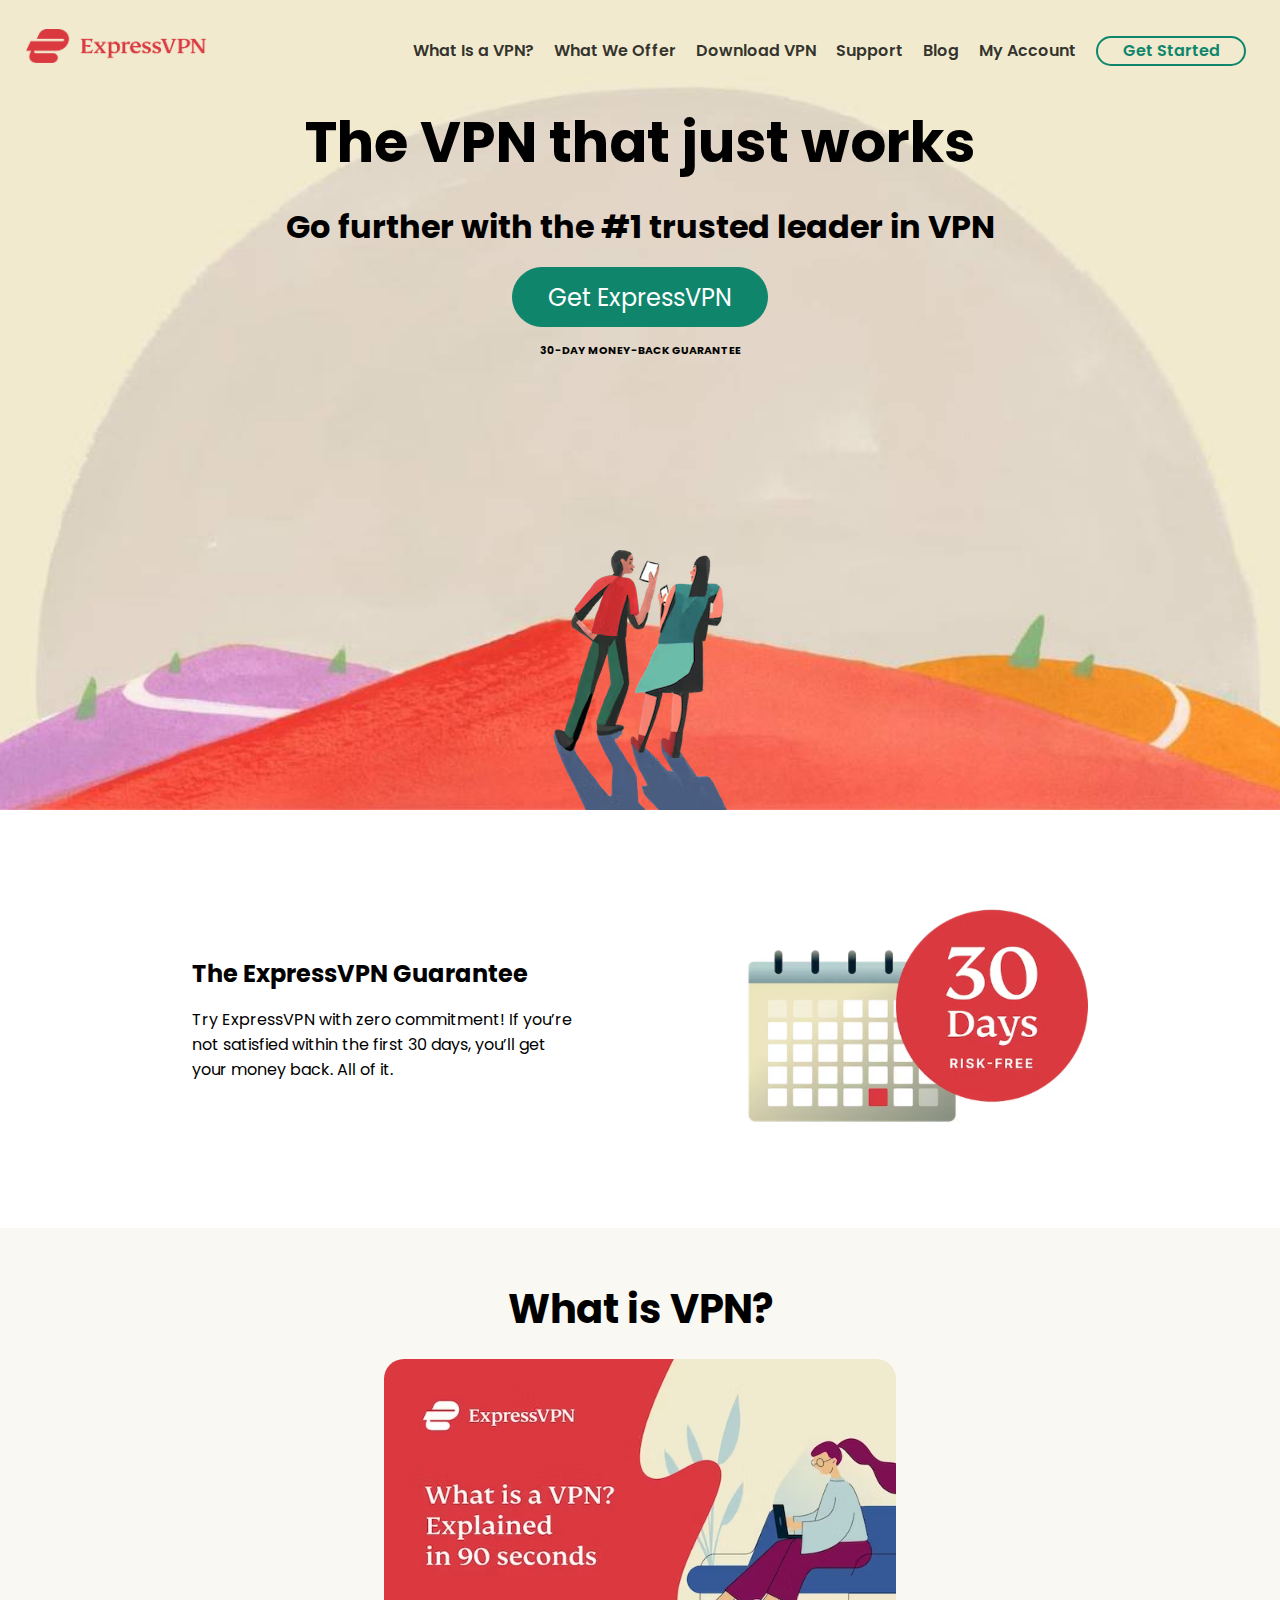
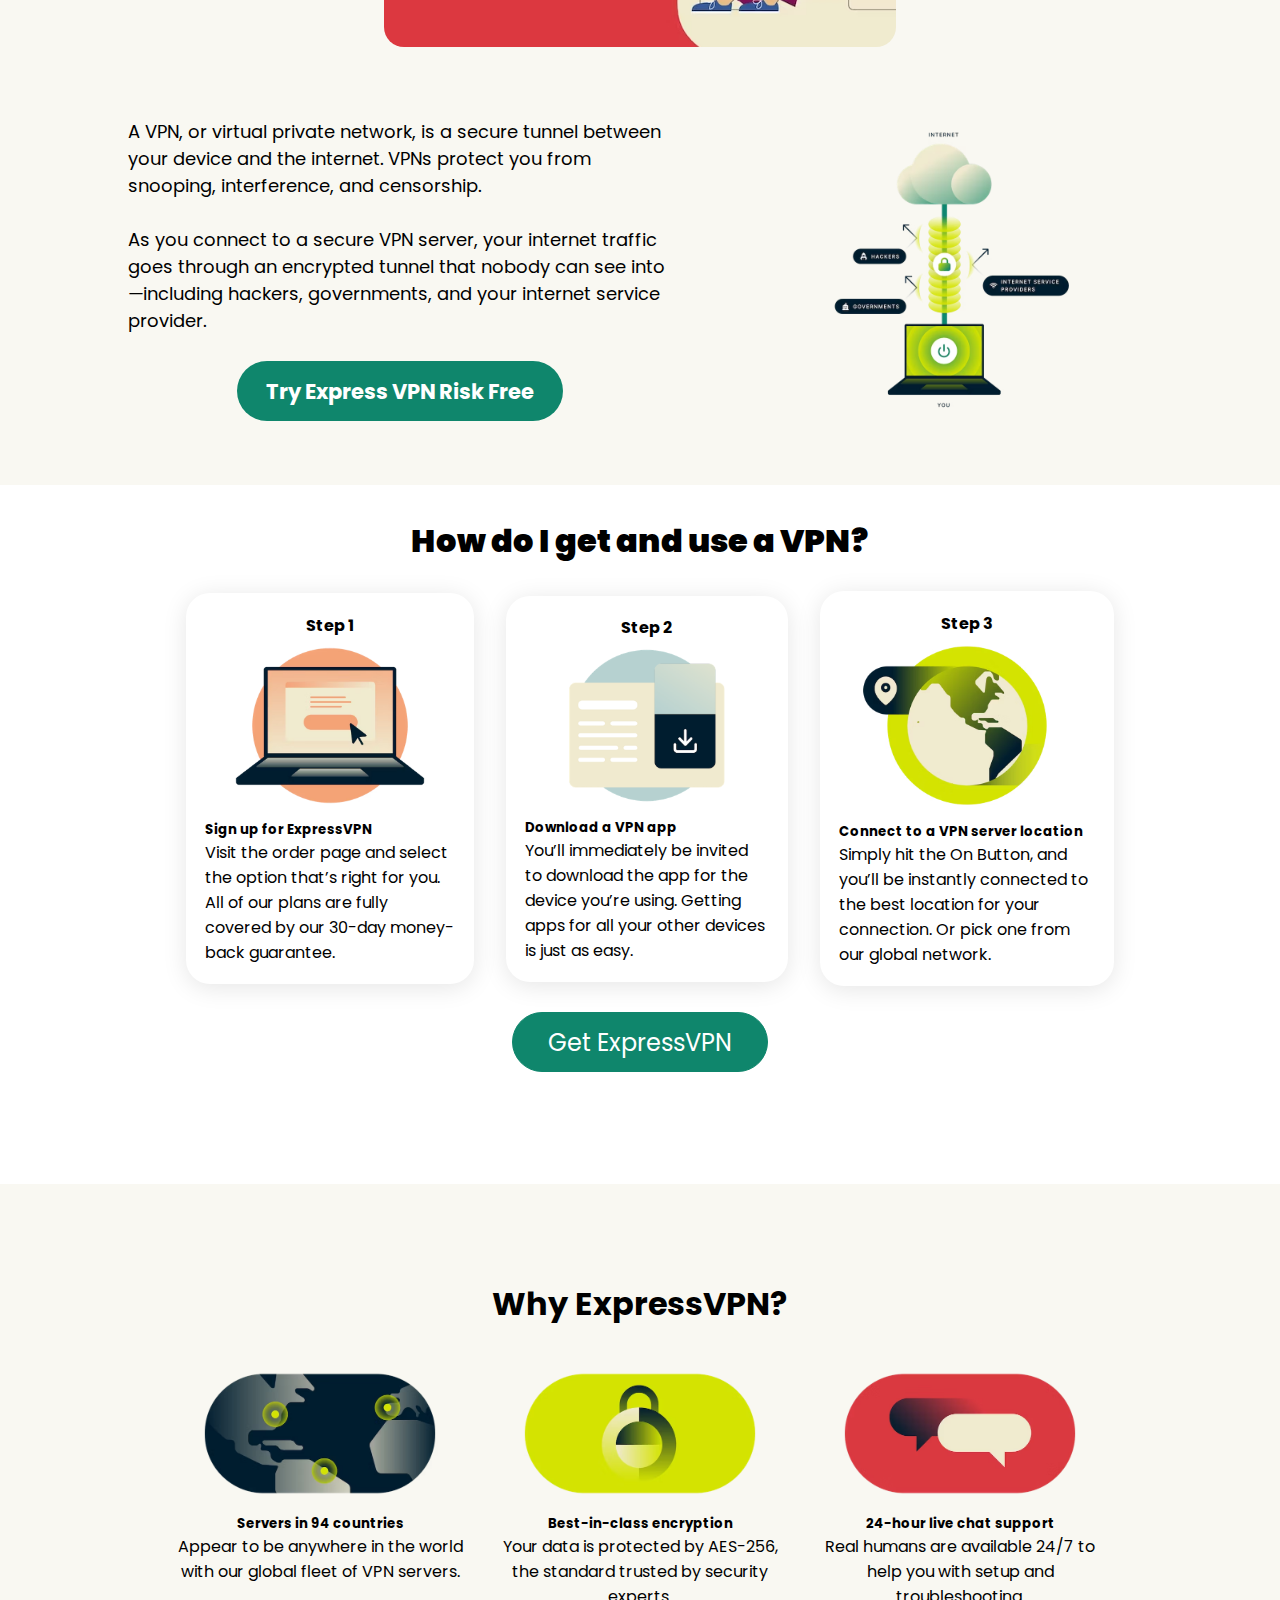
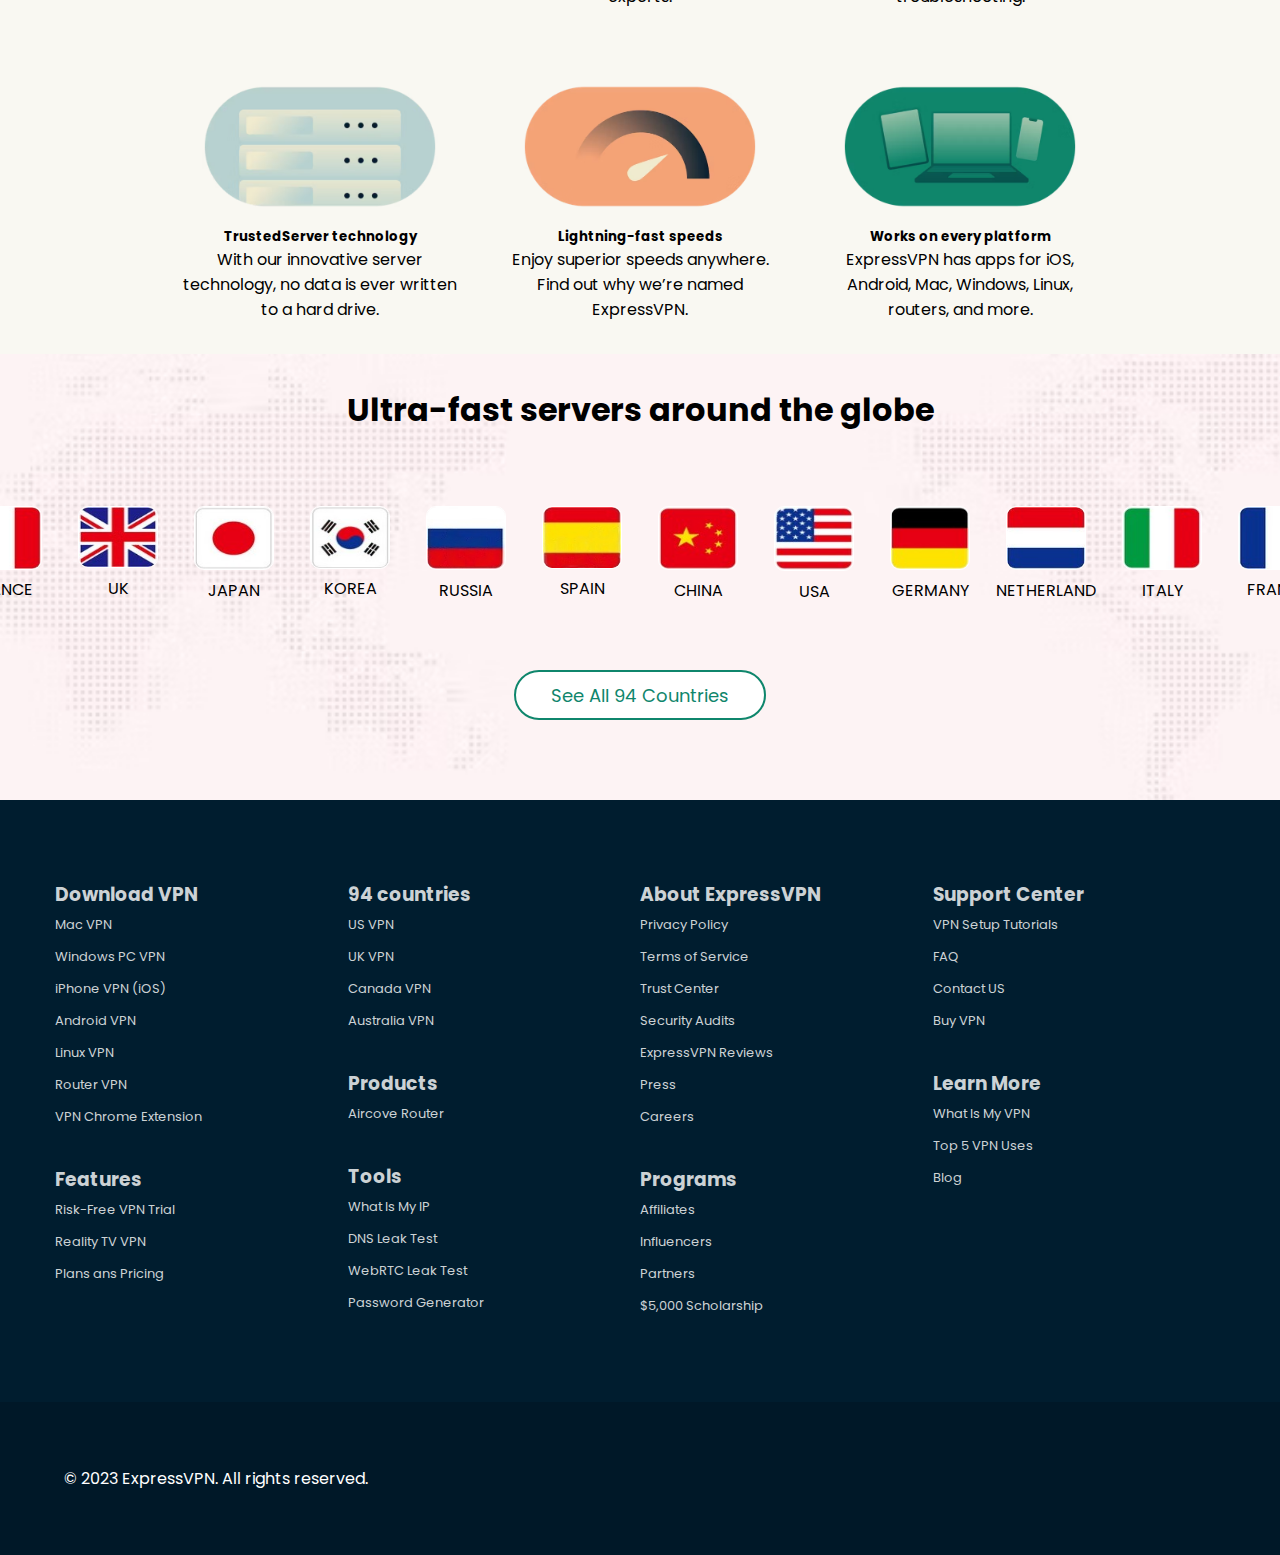
<file: Landing Page/index.html>
<!doctype html>
<html lang="en">

<head>
    <!-- Required meta tags -->
    <meta charset="utf-8">
    <meta name="viewport" content="width=device-width, initial-scale=1, shrink-to-fit=no">

    <!-- Google Font -->
    <link rel="preconnect" href="https://fonts.googleapis.com">
    <link rel="preconnect" href="https://fonts.gstatic.com" crossorigin>
    <link
        href="https://fonts.googleapis.com/css2?family=Poppins:wght@400;500;600&family=Roboto+Slab:wght@300&display=swap"
        rel="stylesheet">

    <!-- Bootstrap Icons -->
    <link rel="stylesheet" href="https://cdn.jsdelivr.net/npm/bootstrap-icons@1.10.2/font/bootstrap-icons.css"
        integrity="sha384-b6lVK+yci+bfDmaY1u0zE8YYJt0TZxLEAFyYSLHId4xoVvsrQu3INevFKo+Xir8e" crossorigin="anonymous">

    <!-- Custom CSS -->
    <link rel="stylesheet" href="app.css">

    <!-- Title -->
    <title>Express VPN</title>
</head>

<body>
    <section class="header">
        <nav>
            <a title="/" href=""><img alt="" src="imgs/expressvpn-logo-red.png"></a>
            <div class="nav-links" id="nav-links">
                <i class="bi bi-x-circle" onclick="closeMenu()"></i>
                <ul>
                    <li><a href="">What Is a VPN?</a></li>
                    <li><a href="">What We Offer</a></li>
                    <li><a href="">Download VPN</a></li>
                    <li><a href="">Support</a></li>
                    <li><a href="">Blog</a></li>
                    <li><a href="">My Account</a></li>
                    <!-- <li><button>English</button></li> -->
                    <li id="last">
                        <div>
                            <a href="">Get Started</a>
                        </div>
                    </li>
                </ul>
            </div>
            <i class="bi bi-list" onclick="showMenu()"></i>
        </nav>
        <div class="col-content">
            <div>
                <h1 class="heading1">The VPN that just works</h1>
            </div>
            <h1>Go further with the #1 trusted leader in VPN</h1>
            <button> Get ExpressVPN <i class="bi bi-arrow-right-short"></i></button>
            <h6>30-DAY MONEY-BACK GUARANTEE</h6>

        </div>
        <div class="img2"><img alt="" src="imgs/homepage-pingzhu-hero-figures-v2-opt__1___3_.png"></div>
    </section>

    <!-- Middle part-1 -->

    <section class="middle-1">
        <div class="row-form">
            <div class="col-part">
                <div class="col-content-2">
                    <h2>The ExpressVPN Guarantee</h2>
                    <p>Try ExpressVPN with zero commitment! If you’re not satisfied within the first 30 days, you’ll
                        get your money back. All of it.</p>
                </div>

            </div>
            <div class="col-part">
                <div class="col-content-3">
                    <img src="imgs/30-days-risk-free-calendar.png" alt="">
                </div>
            </div>
        </div>
    </section>

    <!-- Middle part-2 -->

    <section class="middle-2">
        <div class="row-form-2">
            <h2>What is VPN?</h2>
            <div class="img3">
                <img src="imgs/whatisVPN.avif" alt="">
            </div>
            <div class="row-form-3">
                <div class="col-part-2">
                    <div class="col-content-4">
                        <p>A VPN, or virtual private network, is a secure tunnel between your device and the internet.
                            VPNs protect you from snooping, interference, and censorship.</p>
                        <br>
                        <p>As you connect to a secure VPN server, your internet traffic goes through an encrypted tunnel
                            that nobody can see into—including hackers, governments, and your internet service provider.
                        </p>
                        <br>
                        <div>
                            <h3>Try Express VPN Risk Free</h3>
                        </div>
                    </div>

                </div>
                <div class="col-part-2">
                    <div class="col-content-5">
                        <img src="imgs/what-is-vpn.avif" alt="">
                    </div>
                </div>
            </div>
        </div>
    </section>


    <!-- Middle part-3 -->
    <section class="middle-3">
        <div class="row-form-4">
            <h1>How do I get and use a VPN?</h1>
            <div class="col-content-6">
                <div class="block-1">
                    <h4>Step 1</h4>
                    <img src="imgs/get-expressvpn-now_3x.avif" alt="">
                    <h5>Sign up for ExpressVPN</h5>

                    <p>Visit the order page and select the option that’s right for you. All of our plans are fully
                        covered by our 30-day money-back guarantee.</p>
                </div>
                <div class="block-1">
                    <h4>Step 2</h4>
                    <img src="imgs/setup.png" alt="">
                    <h5>Download a VPN app</h5>
                    <p>You’ll immediately be invited to download the app for the device you’re using. Getting apps for
                        all your other devices is just as easy.</p>
                </div>
                <div class="block-1">
                    <h4>Step 3</h4>
                    <img src="imgs/us-location-globe_-_US___Latin_America_3x.avif" alt="">
                    <h5>Connect to a VPN server location</h5>
                    <p>Simply hit the On Button, and you’ll be instantly connected to the best location for your
                        connection. Or pick one from our global network.</p>
                </div>

            </div>
            <div class="col-content-7"><button>Get ExpressVPN <i class="bi bi-arrow-right-short"></i></button></div>

        </div>

    </section>

    <!-- Middle part-4 -->

    <section class="middle-4">
        <div class="row-form-5">
            <h1>Why ExpressVPN?</h1>
            <div class="col-content-8">
                <div class="block-2">
                    <img src="imgs/home-location.avif" alt="">
                    <h5>Servers in 94 countries</h5>

                    <p>Appear to be anywhere in the world with our global fleet of VPN servers.</p>
                </div>
                <div class="block-2">
                    <img src="imgs/serious-security.avif" alt="">
                    <h5>Best-in-class encryption</h5>
                    <p>Your data is protected by AES-256, the standard trusted by security experts.</p>
                </div>
                <div class="block-2">
                    <img src="imgs/24-7-support.avif" alt="">
                    <h5>24-hour live chat support</h5>
                    <p>Real humans are available 24/7 to help you with setup and troubleshooting.</p>
                </div>

            </div>
            <div class="col-content-8">
                <div class="block-2">
                    <img src="imgs/trustedserver-technology.avif" alt="">
                    <h5>TrustedServer technology</h5>

                    <p>With our innovative server technology, no data is ever written to a hard drive.</p>
                </div>
                <div class="block-2">
                    <img src="imgs/blazing-fast-speeds.avif" alt="">
                    <h5>Lightning-fast speeds</h5>
                    <p>Enjoy superior speeds anywhere. Find out why we’re named ExpressVPN.</p>
                </div>
                <div class="block-2">
                    <img src="imgs/every-platform__1_.avif" alt="">
                    <h5>Works on every platform</h5>
                    <p>ExpressVPN has apps for iOS, Android, Mac, Windows, Linux, routers, and more.</p>
                </div>

            </div>

        </div>

    </section>

    <!-- Middle part-5 -->
    <section class="middle-5">
        <div class="row-form-6">

            <div class="col-content-9">
                <h1>Ultra-fast servers around the globe</h1>
                <div class="flag-container">
                    <!-- <div class="main-slider"> -->

                    <div class="flag-slider-container">
                        <!-- First Copy -->

                        <div class="flag-card">
                            <div class="crop-svg"><img src="imgs/country/China.jpg" alt=""></div>
                            <div class="country-name">CHINA</div>
                        </div>
                        <div class="flag-card">
                            <div class="crop-svg"><img src="imgs/country/USA.jpg" alt=""></div>
                            <div class="country-name">USA</div>
                        </div>
                        <div class="flag-card">
                            <div class="crop-svg"><img src="imgs/country/Germany.jpg" alt=""></div>
                            <div class="country-name">GERMANY</div>
                        </div>
                        <div class="flag-card">
                            <div class="crop-svg"><img src="imgs/country/Netherland.jpg" alt=""></div>
                            <div class="country-name">NETHERLAND</div>
                        </div>
                        <div class="flag-card">
                            <div class="crop-svg"><img src="imgs/country/Italy.jpg" alt=""></div>
                            <div class="country-name">ITALY</div>
                        </div>
                        <div class="flag-card">
                            <div class="crop-svg"><img src="imgs/country/France.jpg" alt=""></div>
                            <div class="country-name">FRANCE</div>
                        </div>
                        <div class="flag-card">
                            <div class="crop-svg"><img src="imgs/country/UK.jpg" alt=""></div>
                            <div class="country-name">UK</div>
                        </div>
                        <div class="flag-card">
                            <div class="crop-svg"><img src="imgs/country/Japan.jpg" alt=""></div>
                            <div class="country-name">JAPAN</div>
                        </div>
                        <div class="flag-card">
                            <div class="crop-svg"><img src="imgs/country/Korea.jpg" alt=""></div>
                            <div class="country-name">KOREA</div>
                        </div>
                        <div class="flag-card">
                            <div class="crop-svg"><img src="imgs/country/Russia.jpeg" alt=""></div>
                            <div class="country-name">RUSSIA</div>
                        </div>
                        <div class="flag-card">
                            <div class="crop-svg"><img src="imgs/country/Spain.jpeg" alt=""></div>
                            <div class="country-name">SPAIN</div>
                        </div>


                        <!-- Second Copy -->
                        <div class="flag-card">
                            <div class="crop-svg"><img src="imgs/country/China.jpg" alt=""></div>
                            <div class="country-name">CHINA</div>
                        </div>
                        <div class="flag-card">
                            <div class="crop-svg"><img src="imgs/country/USA.jpg" alt=""></div>
                            <div class="country-name">USA</div>
                        </div>
                        <div class="flag-card">
                            <div class="crop-svg"><img src="imgs/country/Germany.jpg" alt=""></div>
                            <div class="country-name">GERMANY</div>
                        </div>
                        <div class="flag-card">
                            <div class="crop-svg"><img src="imgs/country/Netherland.jpg" alt=""></div>
                            <div class="country-name">NETHERLAND</div>
                        </div>
                        <div class="flag-card">
                            <div class="crop-svg"><img src="imgs/country/Italy.jpg" alt=""></div>
                            <div class="country-name">ITALY</div>
                        </div>
                        <div class="flag-card">
                            <div class="crop-svg"><img src="imgs/country/France.jpg" alt=""></div>
                            <div class="country-name">FRANCE</div>
                        </div>
                        <div class="flag-card">
                            <div class="crop-svg"><img src="imgs/country/UK.jpg" alt=""></div>
                            <div class="country-name">UK</div>
                        </div>
                        <div class="flag-card">
                            <div class="crop-svg"><img src="imgs/country/Japan.jpg" alt=""></div>
                            <div class="country-name">JAPAN</div>
                        </div>
                        <div class="flag-card">
                            <div class="crop-svg"><img src="imgs/country/Korea.jpg" alt=""></div>
                            <div class="country-name">KOREA</div>
                        </div>
                        <div class="flag-card">
                            <div class="crop-svg"><img src="imgs/country/Russia.jpeg" alt=""></div>
                            <div class="country-name">RUSSIA</div>
                        </div>
                        <div class="flag-card">
                            <div class="crop-svg"><img src="imgs/country/Spain.jpeg" alt=""></div>
                            <div class="country-name">SPAIN</div>
                        </div>

                    </div>
                </div>
                <button>See All 94 Countries<i class="bi bi-arrow-right-short"></i></button>
            </div>
        </div>

        </div>

    </section>

    <!-- Footer section -->

    <section class="footer">
        <div class="row-footer">
            <div class="col-content-10">
                <div class="col-b-1"></div>
                <div class="col-b-2"></div>
                <div class="col-b-3"></div>
                <div class="col-b-4"></div>
                <div id="b1" class="block-3">
                    <h3>Download VPN</h3>
                    <ul>
                        <li>Mac VPN</li>
                        <li>Windows PC VPN</li>
                        <li>iPhone VPN (iOS)</li>
                        <li>Android VPN</li>
                        <li>Linux VPN</li>
                        <li>Router VPN</li>
                        <li>VPN Chrome Extension</li>
                    </ul>
                </div>
                <div id="b2" class="block-3">
                    <h3>Features</h3>
                    <ul>
                        <li>Risk-Free VPN Trial</li>
                        <li>Reality TV VPN</li>
                        <li>Plans ans Pricing</li>
                    </ul>
                </div>
                <div id="b3" class="block-3">
                    <h3>94 countries</h3>
                    <ul>
                        <li>US VPN</li>
                        <li>UK VPN</li>
                        <li>Canada VPN</li>
                        <li>Australia VPN</li>
                    </ul>
                </div>
                <div id="b4" class="block-3">
                    <h3>Products</h3>
                    <ul>
                        <li>Aircove Router</li>
                    </ul>
                </div>
                <div id="b5" class="block-3">
                    <h3>Tools</h3>
                    <ul>
                        <li>What Is My IP</li>
                        <li>DNS Leak Test</li>
                        <li>WebRTC Leak Test</li>
                        <li>Password Generator</li>
                    </ul>
                </div>
                <div id="b6" class="block-3">
                    <h3>About ExpressVPN</h3>
                    <ul>
                        <li>Privacy Policy</li>
                        <li>Terms of Service</li>
                        <li>Trust Center</li>
                        <li>Security Audits</li>
                        <li>ExpressVPN Reviews</li>
                        <li>Press</li>
                        <li>Careers</li>
                    </ul>
                </div>
                <div id="b7" class="block-3">
                    <h3>Programs</h3>
                    <ul>
                        <li>Affiliates</li>
                        <li>Influencers</li>
                        <li>Partners</li>
                        <li>$5,000 Scholarship</li>
                    </ul>
                </div>
                <div id="b8" class="block-3">
                    <h3>Support Center</h3>
                    <ul>
                        <li>VPN Setup Tutorials</li>
                        <li>FAQ</li>
                        <li>Contact US</li>
                        <li>Buy VPN</li>
                    </ul>
                </div>
                <div id="b9" class="block-3">
                    <h3>Learn More</h3>
                    <ul>
                        <li>What Is My VPN</li>
                        <li>Top 5 VPN Uses</li>
                        <li>Blog</li>
                    </ul>
                </div>
            </div>

        </div>
    </section>
    <secton class="footer--bottom">
        <div class="row-footer-bottom">
            <div class="col-content-11">
                <div class="col-part-3">
                    <p>© 2023 ExpressVPN. All rights reserved.</p>
                </div>
                <div class="col-part-4">
                    <a title="/" href="#"><i class="bi bi-youtube"></i></a>
                    <a title="/" href="#"><i class="bi bi-linkedin"></i></a>
                    <a title="/" href="#"><i class="bi bi-twitter"></i></a>
                    <a title="/" href="#"><i class="bi bi-facebook"></i></a>
                    <a title="/" href="#"><i class="bi bi-instagram"></i></a>

                </div>
            </div>
        </div>
    </secton>

    <!-- JavaScript -->
    <script>

        //NavBar Event
        var variable = document.getElementById("nav-links");
        function showMenu() {
            variable.style.left = "0";
        }
        function closeMenu() {
            variable.style.left = "-100%";
        }

        //Declaring variable

        let screenWidth = 0;

        // Function to update the screen width variable and display it
        function updateScreenWidth() {
            screenWidth = window.innerWidth || document.documentElement.clientWidth;
        }

        // Initial update when the page loads
        updateScreenWidth();

        // Event listener to update on window resize
        window.addEventListener('resize', updateScreenWidth);
        const container = document.querySelector('.col-content-10');
        const col1 = document.querySelector('.col-b-1')
        const col2 = document.querySelector('.col-b-2')
        const col3 = document.querySelector('.col-b-3')
        const col4 = document.querySelector('.col-b-4')
        const b1 = document.querySelector('#b1');
        const b2 = document.querySelector('#b2');
        const b3 = document.querySelector('#b3');
        const b4 = document.querySelector('#b4');
        const b5 = document.querySelector('#b5');
        const b6 = document.querySelector('#b6');
        const b7 = document.querySelector('#b7');
        const b8 = document.querySelector('#b8');
        const b9 = document.querySelector('#b9');
        if (screenWidth >= 770 && screenWidth <= 1020) {
            col1.appendChild(b1);
            col1.appendChild(b2);
            col1.appendChild(b3);
            col1.appendChild(b4);
            col2.appendChild(b5);
            col2.appendChild(b6);
            col2.appendChild(b7);
            col3.appendChild(b8);
            col3.appendChild(b9);
        } else if (screenWidth > 1020) {
            col1.appendChild(b1);
            col1.appendChild(b2);
            col2.appendChild(b3);
            col2.appendChild(b4);
            col2.appendChild(b5);
            col3.appendChild(b6);
            col3.appendChild(b7);
            col4.appendChild(b8);
            col4.appendChild(b9);
        }
    </script>

</body>

</html>
</file>
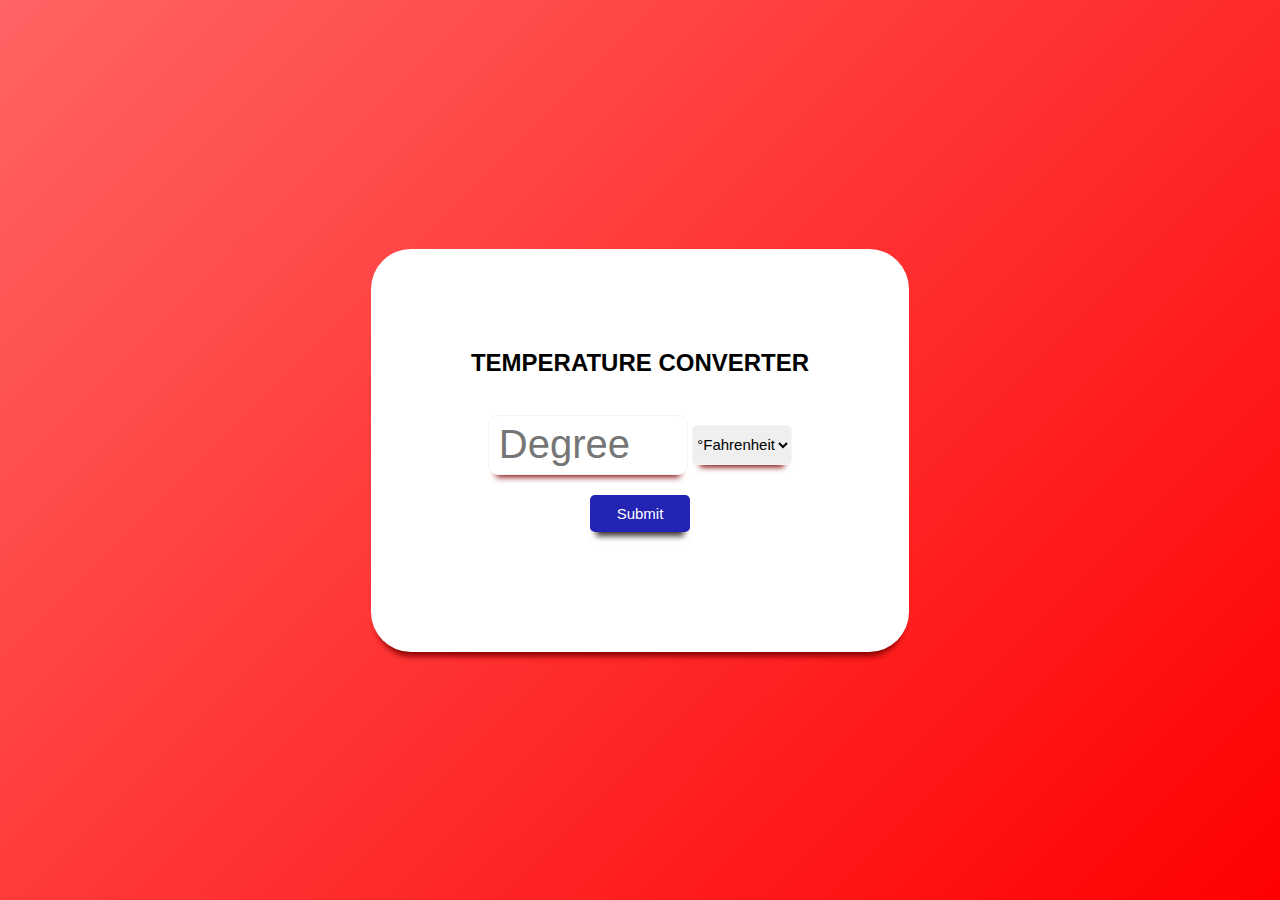
<file: Temperature Converter/index.html>
<!doctype html>
<html lang="en">

<head>
  <!-- Required meta tags -->
  <meta charset="utf-8">
  <meta name="viewport" content="width=device-width, initial-scale=1, shrink-to-fit=no">

  <!--  CSS -->

    <link href="https://fonts.googleapis.com/css2?family=Roboto+Slab:wght@300&display=swap" rel="stylesheet">
    <link href="app.css" rel="stylesheet">

  <title>Temperature Converter</title>
</head>

<body>
  <section class="container">
    <div class="row">
      <div class="col px-5">
        <form id="temp-Calculator" onsubmit="calculateTemp(); return false">

          <lable for="temp">
            <h2>TEMPERATURE CONVERTER</h2>
          </lable>
          <br />
          <input placeholder="Degree" type="number" name="temp" id="temp">

          <select title="/" name="temp_diff" id="temp_diff">
            <option value="cel">°Fahrenheit</option>
            <option value="fah">°Celsius</option>
          </select> <br />

          <input type="submit" name="temp"><br />
          <span id="resultContainer"></span>

        </form>

      </div>
    </div>
  </section>


   <!-- JavaScript -->
  <script src="main.js"></script>
</body>

</html>
</file>
<file: Landing Page/app.css>
* {
    margin: 0;
    padding: 0;
    font-family: 'Poppins', sans-serif;
    box-sizing: border-box;

}

body {
    background: white;
    width: 100%;
}

.header {
    display: flex;
    flex-direction: column;
    height: 100vh;
    width: 100%;
    background-image: url('imgs/homepage=1.jpg');
    background-size: cover;
    background-position: center;
    position: relative;
    overflow: hidden;
}

.header {
    height: 100vh;
}

@media(width>=1200px) {
    .header {
        height: 90vh;
    }
}

nav {
    display: flex;
    padding: 2% 2%;
    justify-content: space-between;
    align-items: center;
}

nav img {
    max-width: 180px;
    max-height: 180px;
}

.nav-links {
    /* To occupy the full row space */
    flex: 1;
    text-align: right;
}

.nav-links ul li {
    list-style: none;
    display: inline-block;
    padding: 10px 8px 8px;
    position: relative;
}

#last div {
    text-align: center;
    width: 150px;
    border: 2px solid #0f866c;
    border-radius: 30px;
    color: #0f866c;
    height: 30px;
}

#last div a {
    color: #0f866c;
}

#last div:hover {
    border: 2px solid #d4e300;
    color: black;
    background-color: #d4e300;
    transition: 0.2s;
    cursor: pointer;
}

#last div a:hover {
    color: black;
}


.nav-links ul li a {
    display: flex;
    flex-direction: column;
    justify-content: left;
    text-decoration: none;
    color: rgba(0, 0, 0, 0.8);
    font-weight: 600;
}


.nav-links ul li a:hover {
    color: #0f866c;

}

/* .nav-links ul li button{
    background: transparent;
    border: none;
    outline: none;
    font-weight: 450;
    font-size: medium;
    color: rgba(0, 0, 0, 0.8);
} */

/* .nav-links ul li button:hover{
    color: #0f866c;
    cursor: pointer;
} */

.col-content {
    display: flex;
    flex-direction: column;
    justify-content: center;
    align-items: center;
    width: 100%;
    color: rgba(0, 0, 0);
    text-align: center;
}

.heading1 {
    font-size: 3.5rem;
    margin-bottom: 2rem;
    line-height: 1em;
}

.col-content h1 {
    margin-top: 1rem;
    margin-bottom: 1rem;
}

.col-content button {
    align-items: center;
    font-size: x-large;
    height: 60px;
    padding: 16px 35px;
    display: flex;
    align-items: center;
    justify-content: center;
    text-decoration: none;
    border-radius: 3.5rem;
    color: white;
    background-color: #0f866c;
    border: 1px solid #0f866c;
}

.col-content h6 {
    margin-top: 1rem;
}

.col-content button:hover {
    color: black;
    background-color: #d4e300;
    border: 1px solid #d4e300;
    transition: 0.2s;
    cursor: pointer;
}

nav .bi {
    display: none;
}


@media(max-width:1020px) {


    .nav-links ul li {
        display: block;
    }

    .nav-links {
        position: absolute;
        background: rgb(253, 253, 253);
        height: 100vh;
        width: 100%;
        top: 0;
        left: -100%;
        text-align: left;
        z-index: 2;
        transition: 0.7sec;
    }

    nav .bi {
        display: block;
        padding-right: 10px;
        color: #0f866c;
        text-align: right;
        font-size: x-large;
        cursor: pointer;
    }
}

@media(max-width:800px) {
    .col-content button {
        width: 90%;
        height: 50px;
        font-size: large;
    }
}

/* @media(max-width:300px){
    .col-content button{
        text-decoration: none ;
    }
} */
.img2 {
    display: flex;
    justify-content: center;
    align-items: end;
    height: 100%;
    width: 100%;
}

.img2 img {
    object-fit: cover;
}

/* @media(720px <= width <= 1145px ){
    .nav-links ul li{
        display: block;
    }
    .nav-links{
        position:absolute;
        background: white;
        height: 100vh;
        width: 300px;
        top: 0;
        right: -300px;
        z-index: 2;
        text-align: left;
        transition: 0.7s;
    }
    nav .bi{
        display: block;
        padding-right: 10px;
        color: #0f866c ;
        text-align: right;
        font-size:x-large;
        cursor: pointer;
    }
} */

/* Middle part-1 */

.row-form {
    display: flex;
    justify-content: space-between;
}

.col-part {
    flex-basis: auto;
    background: white;
    padding: 6rem 4rem;
    margin: auto;
    box-sizing: border-box;
    width: 100%;
}

.col-content-2 {
    text-align: left;
    padding-left: 8rem;
}

.col-content-2 h2 {
    margin-bottom: 4%;
}

.col-content-3 {
    padding-right: 8rem;
}

@media(width >=1450px) {
    .col-part {
        padding: 4rem 4rem;
    }

    .col-content-3 {
        padding-left: 2rem;
        padding-right: 12rem;

    }

    .col-content-2 {
        padding-left: 15rem;
        width: 100%;
    }

    .col-content-3 img {
        padding: 2rem;
    }
}

@media(max-width:1020px) {
    .row-form {
        flex-direction: column-reverse;
    }

    .col-part {
        padding: 2% 10%;
    }

    .col-content-2 {
        text-align: center;
        padding: 2% 5%;
        margin-bottom: 10%;
    }

    .col-content-3 {
        padding: 5% 10%;
    }
}

.col-part img {
    width: 100%;
    margin: auto;
}


/* Middle part-2 */

.row-form-2 {
    display: flex;
    flex-direction: column;
    justify-content: center;
    width: 100%;
    margin: auto;
    position: relative;
    background-color: #f9f8f2;
}

.row-form-2 h2 {
    margin-top: 4%;
    font-size: 40px;
    text-align: center;
    margin-bottom: 20px;
}

.img3 {
    margin: auto;
    width: 40%;
}

.img3 img {
    position: relative;
    border-radius: 20px;
    height: auto;
    width: 100%;
    box-sizing: border-box;
}


.row-form-3 {
    position: relative;
    display: flex;
    justify-content: space-between;
    padding: 0 2rem;
    margin-top: 5%;
    margin-bottom: 5%;
}


.col-part-2 {
    margin: auto;
    box-sizing: border-box;
    flex-basis: auto;
    width: 100%;
    justify-content: center;
    align-items: center;
    padding: 0;
}

.col-content-4 {
    width: 100%;
    display: flex;
    flex-direction: column;
    justify-content: center;
    align-items: center;
    text-align: left;
    padding: 0 2rem;
    font-size: large;
    margin: 0 4rem;
}

.col-content-4 div {
    display: flex;
    justify-content: center;
    align-items: center;
    text-align: center;
    border-radius: 30px;
    height: 60px;
    width: 60%;
    background: #0f866c;
    color: white;
}

.col-content-4 div:hover {
    color: black;
    background: #d4e300;
    cursor: pointer;
    transition: 0.3s;
}

.col-content-5 {
    display: flex;
    flex-direction: column;
    justify-content: center;
    align-items: center;
    text-align: center;
    padding: 0rem 4rem;
}

.col-content-5 img {
    width: 100%;
}

@media(max-width:1020px) {
    .row-form-3 {
        flex-direction: column-reverse;
    }

    .col-content-5 img {
        width: 70%;
        margin-bottom: 2rem;
    }

    .col-content-4 {
        justify-content: center;
        margin: auto;
        padding: 2rem 6rem;
    }

    .col-content-4 div {
        width: 60%;
    }
}

@media(1020px <= width <= 1200px) {
    .col-content-4 div {
        width: 70%;
    }
}

@media(min-width:1200px) {
    .col-content-5 img {
        width: 60%;
    }
}
@media(max-width:720px) {
    .col-content-5 img {
        width: 80%;
        margin-top: 2rem;
    }
    .col-content-4 div {
        display: none;
    }
    .col-content-4{
        width: 100%;
        padding: 0 1rem;
    }
}

/* Middle part-3 */

.row-form-4{
    position: relative;
    width: 100%;
    padding: 2rem 2rem;
    margin: auto ;

}
.row-form-4 h1{
    display: flex;
    justify-content: center;
    align-items: center;
    text-align: center;
    font-size: xx-large;
    font-weight: 900;
}

.col-content-6{
    display: flex;
    flex-basis: 31%;
    justify-content: space-between;
    align-items: center;
    width: 100%;
    margin: 10px;
    padding: 0 8rem;
}
.col-content-6 h4{
    text-align: center;
}

.block-1{
    padding: 2%;
    margin: 1rem;
    border-radius: 1.5rem;
    box-sizing: border-box;
    box-shadow: 0 0.2rem 1.5rem rgba(0,0,0,.1);
}


.block-1 img{
    width: 100%;
}

@media(max-width:780px)
{   .col-content-6{
        flex-direction: column;
        padding: 0 0;
    }
}
@media(max-width:1160px){
    .col-content-6{
        padding: 0 1.5rem;
    }
}
.col-content-7{
    display: flex;
    justify-content: center;
    padding-bottom: 5rem;
}

.col-content-7 button{
    align-items: center;
    font-size: x-large;
    height: 60px;
    padding: 16px 35px;
    display: flex;
    align-items: center;
    justify-content: center;
    text-decoration: none;
    border-radius: 3.5rem;
    color: white;
    background-color: #0f866c;
    border: 1px solid #0f866c;
}

.col-content-7 button:hover {
    color: black;
    background-color: #d4e300;
    border: 1px solid #d4e300;
    transition: 0.3s;
    font-size: x-large;

}
@media(max-width:780px){
    .col-content-7 button{
        display: none;
    }
}


/* Middle part-4 */

.row-form-5{
    margin: auto;
    position: relative;
    width: 100%;
    background: #f9f8f2;
    padding-top: 6rem;
}

.row-form-5 h1{
    display: flex;
    justify-content: center;
    text-align: center;
    align-items: center;
}
.col-content-8{
    display: flex;
    flex-basis: 31%;
    justify-content: center;
    margin: 0 10%;
    padding: 2rem 2rem;
}
.col-content-8 img{
    width: 100%;
}
.block-2{
    padding: 0 1rem;
}
.block-2 h5 {
    display: flex;
    justify-content: center;
    align-items: center;
    text-align: center;
}

.block-2 p{
    display: flex;
    justify-content: center;
    align-items: center;
    text-align: center;
}

@media(max-width:1240px){
    .col-content-8{
        margin: 0 5% ;
    }
}

@media(max-width:780px){
    .col-content-8{
        flex-direction: column;
    }
}

/* Middle part-5 */

.row-form-6{
    position: relative;
    display: flex;
    justify-content: center;
    width: 100%;
    background-color: #fdf3f4;
    
}
.col-content-9 h1{
    text-align: center;
    margin: 2rem 0;
    font-size: xx-large;
}
.col-content-9{
    display: flex;
    flex-direction: column;
    justify-content: center;
    align-items: center;  
    background-image: url('imgs/map-background.avif');
    background-size: cover;
    background-position: center ;
    background-repeat: no-repeat;
    width: 100%;
    overflow: hidden;
}

.flag-card{
    height: 140px;
    width: 100px;
    display: flex;
    flex-direction: column;
    align-items: center;
    margin-right: 1rem;
}
.flag-card:last-child {
    margin-right: 0; /* Remove the right margin on the last flag card */
}

.crop-svg{
    display: flex; 
    justify-content: center;
    align-items: center; 
    box-sizing: border-box;
    width:100%;
}
.crop-svg img{
    overflow: hidden;
    border-radius: 10px;
    border: 1px solid #ffffff;
    height: 80%;
    width: 80%;
}
@keyframes slide {
    from{
        transform: translateX(0);
    }
    to{
        transform: translate(-100%);
    }
    
}

.flag-container{
    margin: 2rem 0;
    display: flex;   
    
}
.flag-slider-container {

   display: flex;
   flex-direction: row;
   align-items: center;
   animation:  slide 35s infinite linear;
    
}
.col-content-9 button{
    align-items: center;
    font-size: large;
    height: 50px;
    padding: 16px 35px;
    display: flex;
    align-items: center;
    justify-content: center;
    text-decoration: none;
    border-radius: 3.5rem;
    color: #0f866c;
    background-color: white;
    border: 2px solid #0f866c;
    margin-bottom: 5rem;
}
.col-content-9 button:hover{
    color: black;
    background: #d4e300;
    border: none;
    cursor: pointer;
    transition: 0.3s;
}
@media(max-width:770px){
    .col-content-9 button{
        width: 80%;
    }

}

/* Footer */

.row-footer{
    position: relative;
    width: 100%;
    display: flex;
    align-items: center;
    justify-content: center;
    background: #001d2f;
    color: #ccd2d5 ;
    margin: auto;
    box-sizing: border-box;
}
.block-3 ul li{
    list-style: none;
    font-size: small;
}
.block-3 ul li:hover{
    color: #d4e300;
    cursor: pointer;
}
.block-3 h3:hover{
    color: #d4e300;
    cursor: pointer;
}

.block-3 ul{
    display: flex;
    flex-direction: column;
    justify-content:start ;
    line-height: 2rem;
}
.block-3{
    padding: 1rem 0;
}
.col-content-10{
    display: flex;
    box-sizing: border-box;
    width: 100%;
    margin: 2rem 0;
}

@media(max-width:770px){
    .col-content-10{
        
        flex-direction: row;
        justify-content: center;
        flex-direction: column;
        margin: 2rem 4rem;
        padding: 10% 2%;

    }
    .col-b-1  {
        display: none;
    }
    .col-b-2 {
        display: none;
    }
    .col-b-3 {
        display: none;
    }
    .col-b-4 {
        display: none;
    }
}

@media(770px <= width <= 1020px){
    .col-content-10{
        padding: 2rem 2rem; 
    }
    .col-b-4 {
        display: none;
    }
    .col-b-1{
        width: 100%;
        padding: 0;
    }
    .col-b-2{
        width: 100%;
        padding: 0;
    }
    .col-b-3{
        width: 100%;
        padding: 0;
    }
}
@media(width > 1020px){
    .col-content-10{
        max-width: 960px;
        margin: 4rem 2rem;
    }
    .col-b-1{
        width: 100%;
        padding: 0;
    }
    .col-b-2{
        width: 100%;
        padding: 0;
    }
    .col-b-3{
        width: 100%;
        padding: 0;
    }
    .col-b-4 {
        width: 100%;
    }
    .block-3{
        display: flex;
        flex-direction: column;
        justify-content: start;
        padding: 1rem 0;
        width: 80%;
    }
}
@media(min-width:1250px){
    .col-content-10{
        max-width: 1170px;
        margin: 4rem 2rem;
    }
}

/* Footer-bottom */

.row-footer-bottom{
    position: relative;
    width: 100%;
    display: flex;
}
.col-content-11{
    display: flex;
    padding: 4rem 4rem;
    align-items: center;
    width: 100%;
    justify-content: space-between;
    position: relative;
    color: white;
    background: #001828;
}
.col-part-3{
    width: 100%;
    display: flex;
    justify-content: start;
}
.col-part-4{
    width: 100%;
    display: flex;
    justify-content: end;

}
.col-part-4 a{
    color: white;
    padding: 0 1rem;
}

.col-part-4 a:hover{
    color: #d4e300;
}
@media(max-width:770px){
    .col-content-11{
        flex-direction: column;
        justify-content: start;
        width: 100%;
    }

    .col-part-4{
        padding-top: 1rem;
        justify-content: start;
    }
}
</file>
<file: Temperature Converter/app.css>
* {
    margin: 0;
    padding: 0;
    box-sizing: border-box;
    font-family: 'Roboto+Slab',sans-serif;
}

body {
    
    width: 100%;
    height: 100vh;
    display: flex;
    justify-content: space-around;
    background-size: cover;
    place-items: center;
    background-color: #f5f5f5;
    background : linear-gradient(135deg , rgb(255, 100, 100) , rgb(255, 0, 0));
}

form {
    background-color: white;
    padding: 100px;
    shape-outside: margin-box;
    margin: 100px auto;
    text-align: center;
    -webkit-box-shadow: 0 10px 6px -6px  rgb(155, 51, 19);
    -moz-box-shadow: 0 10px 6px -6px  rgb(155, 51, 19);
    box-shadow: 0px 10px 6px -6px #830000;
    border-color: black;
    border-width: 100px;
    border-radius: 40px;
}

#temp-Calculator label
{
  font-size: 35px;
}

#temp
{
    border: none;
    padding: 10px;
    height: 60px;
    width: 200px;
    font-size: 40px;
    margin-top: 20px;
    border-radius: 10px;
    border: 1px solid whitesmoke;
    -webkit-box-shadow: 0 10px 6px -6px #777;
    -moz-box-shadow: 0 10px 6px -6px #777;
    box-shadow: 0 10px 6px -8px #830000;
    font-family:Arial, Helvetica, sans-serif;
}
#temp_diff
{
    border: none;
    height: 40px;
    font-size: 15px;
    margin-top: 30px;
    vertical-align: top;
    border-radius: 5px;
    border: 1px solid whitesmoke;
    -webkit-box-shadow: 0 10px 6px -6px #777;
    -moz-box-shadow: 0 10px 6px -6px #777;
    box-shadow: 0 10px 6px -8px #830000;
}

[type="submit"]
{
    cursor: pointer;
    margin: 20px;
    width: 100px;
    font-size: 15px;
    border-radius: 5px;
    border: none;
    background-color: rgb(35, 35, 180);
    color: white;
    box-shadow: 0 10px 6px -6px rgb(62, 48, 48);
    padding: 10px 10px;
}
[type="submit"]:hover{
    transform: scale(1.1);
    transition-duration: .2s;
}

#resultContainer
{
  font-size: 30px;
}
</file>
